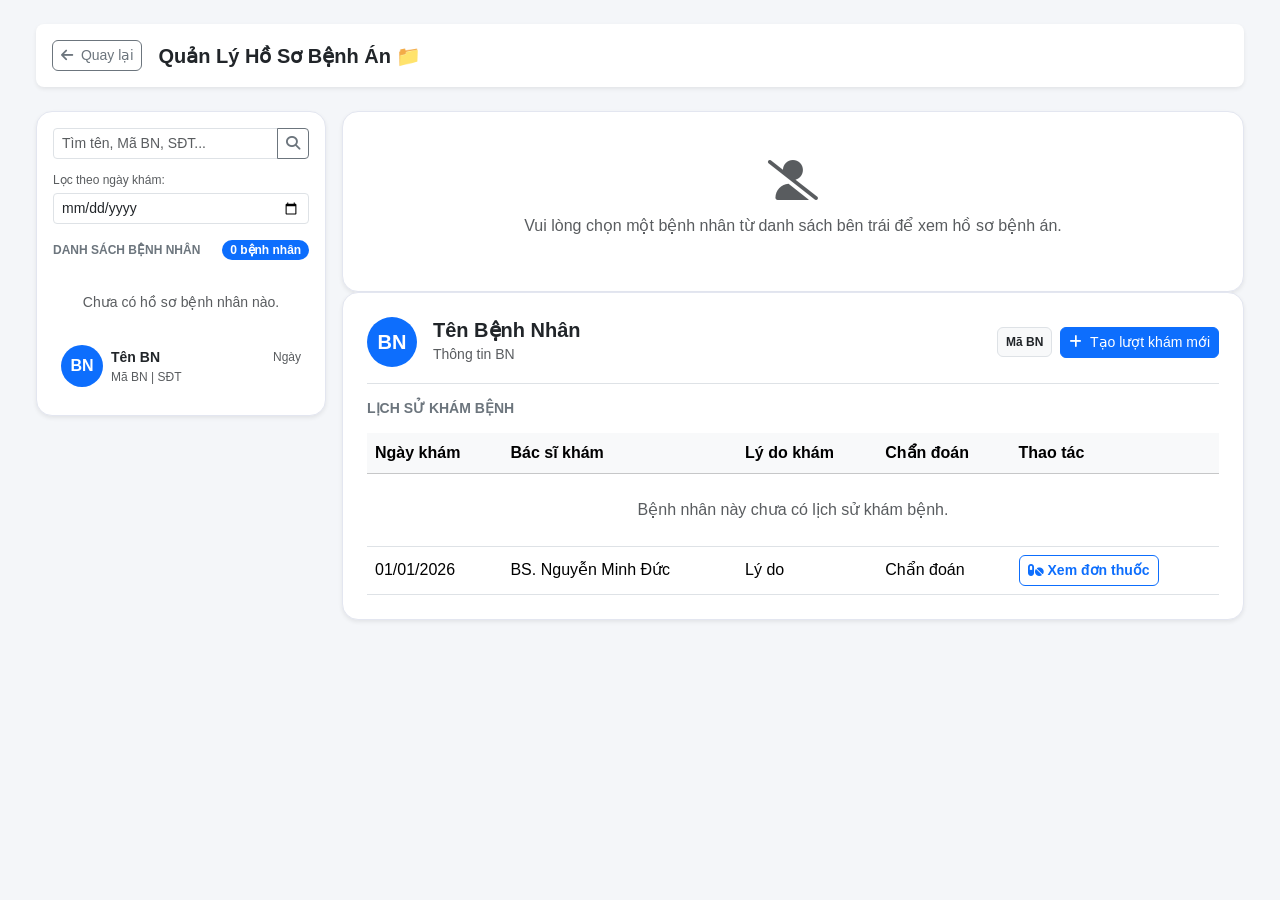
<file: src/main/resources/templates/chi_tiet_ho_so.html>
<!DOCTYPE html>
<html xmlns:th="http://www.thymeleaf.org" lang="vi">
<head>
    <meta charset="UTF-8">
    <meta name="viewport" content="width=device-width, initial-scale=1.0">
    <title>Quản Lý Hồ Sơ Bệnh Án</title>
    <link href="https://cdn.jsdelivr.net/npm/bootstrap@5.3.2/dist/css/bootstrap.min.css" rel="stylesheet">
    <link rel="stylesheet" href="https://cdnjs.cloudflare.com/ajax/libs/font-awesome/6.4.2/css/all.min.css">
    <style>
        body { background-color: #f4f6f9; font-family: 'Segoe UI', Tahoma, Geneva, Verdana, sans-serif; }
        .custom-card { background: #fff; border-radius: 16px; border: 1px solid #e3e6f0; }
        .patient-item { cursor: pointer; border-radius: 12px; transition: all 0.2s; }
        .patient-item:hover, .patient-item.active { background-color: #eef2ff; }
        .avatar-circle { width: 42px; height: 42px; border-radius: 50%; display: flex; align-items: center; justify-content: center; font-weight: bold; color: #fff; }
        .fs-7 { font-size: 0.875rem; }
        .fs-8 { font-size: 0.75rem; }
    </style>
</head>
<body class="p-4">

    <div class="container-fluid">
        <!-- HEADER -->
        <div class="d-flex justify-content-between align-items-center mb-4 bg-white p-3 rounded-3 shadow-sm">
            <div class="d-flex align-items-center gap-3">
                <a th:href="@{/bac_si}" class="btn btn-outline-secondary btn-sm rounded-2">
                    <i class="fa-solid fa-arrow-left me-1"></i> Quay lại
                </a>
                <h5 class="fw-bold text-dark mb-0">Quản Lý Hồ Sơ Bệnh Án 📁</h5>
            </div>
        </div>

        <div class="row g-3">
            <!-- CỘT TRÁI: DANH SÁCH BỆNH NHÂN -->
            <div class="col-md-4 col-lg-3">
                <div class="custom-card p-3 shadow-sm">
                    <form th:action="@{/bac_si/ho_so_benh_an}" method="get" class="mb-3" id="searchForm">
                        <div class="input-group input-group-sm mb-2">
                            <input type="text" id="keywordInput" name="keyword" class="form-control shadow-none" placeholder="Tìm tên, Mã BN, SĐT..." th:value="${keyword}">
                            <button class="btn btn-outline-secondary" type="submit"><i class="fa-solid fa-magnifying-glass"></i></button>
                        </div>
                        <label class="form-label fs-8 text-muted mb-1">Lọc theo ngày khám:</label>
                        <input type="date" id="dateInput" name="date" class="form-control form-control-sm shadow-none" th:value="${selectedDate}" onchange="this.form.submit()">
                    </form>

                    <div class="d-flex justify-content-between align-items-center mb-2">
                        <small class="fw-bold text-secondary text-uppercase fs-8">DANH SÁCH BỆNH NHÂN</small>
                        <span class="badge bg-primary rounded-pill" th:text="${patients != null ? #lists.size(patients) + ' bệnh nhân' : '0 bệnh nhân'}">0 bệnh nhân</span>
                    </div>

                    <!-- DANH SÁCH BỆNH NHÂN TỪ DATABASE -->
                    <div class="patient-list overflow-auto" style="max-height: 500px;">
                        
                        <div th:if="${patients == null or #lists.isEmpty(patients)}" class="text-center text-muted py-4 fs-7">
                            Chưa có hồ sơ bệnh nhân nào.
                        </div>

                        <div th:each="patient : ${patients}" 
                             th:classappend="${selectedPatientId == patient.id} ? 'active' : ''" 
                             class="patient-item p-2 d-flex align-items-center gap-2 mb-1"
                             th:onclick="'selectPatient(' + ${patient.id} + ')'">
                            <div class="avatar-circle bg-primary" th:text="${patient.initials != null ? patient.initials : 'BN'}">BN</div>
                            <div class="flex-grow-1 overflow-hidden">
                                <div class="d-flex justify-content-between align-items-center">
                                    <span class="fw-bold text-dark text-truncate fs-7" th:text="${patient.fullName}">Tên BN</span>
                                    <small class="text-muted fs-8" th:text="${patient.lastVisitDate}">Ngày</small>
                                </div>
                                <small class="text-muted d-block fs-8" th:text="${(patient.code != null ? patient.code : 'BN') + ' | ' + (patient.phone != null ? patient.phone : '-')}">Mã BN | SĐT</small>
                            </div>
                        </div>

                    </div>
                </div>
            </div>

            <!-- CỘT PHẢI: CHI TIẾT HỒ SƠ BỆNH ÁN -->
            <div class="col-md-8 col-lg-9">
                
                <div th:if="${selectedPatient == null}" class="custom-card p-5 text-center shadow-sm">
                    <i class="fa-solid fa-user-slash text-muted fs-1 mb-3"></i>
                    <h6 class="text-muted">Vui lòng chọn một bệnh nhân từ danh sách bên trái để xem hồ sơ bệnh án.</h6>
                </div>

                <div th:if="${selectedPatient != null}" class="custom-card p-4 shadow-sm">
                    <div class="d-flex justify-content-between align-items-center mb-3 pb-3 border-bottom">
                        <div class="d-flex align-items-center gap-3">
                            <div class="avatar-circle bg-primary fs-5" style="width: 50px; height: 50px;" th:text="${selectedPatient.initials != null ? selectedPatient.initials : 'BN'}">BN</div>
                            <div>
                                <h5 class="fw-bold mb-0 text-dark" th:text="${selectedPatient.fullName}">Tên Bệnh Nhân</h5>
<small class="text-muted" th:text="${(selectedPatient.gender != null ? selectedPatient.gender : 'Nam/Nữ') + (selectedPatient.age != null && selectedPatient.age != '' ? ' - ' + selectedPatient.age + ' tuổi' : '') + ' | SĐT: ' + (selectedPatient.phone != null ? selectedPatient.phone : '-')}">Thông tin BN</small>
                            </div>
                        </div>
                        <div class="d-flex align-items-center gap-2">
                            <span class="badge bg-light text-dark border p-2" th:text="'Mã BN: ' + ${selectedPatient.code}">Mã BN</span>
                            <button class="btn btn-primary btn-sm rounded-2" th:onclick="'createMedicalRecord(' + ${selectedPatient.id} + ')'"><i class="fa-solid fa-plus me-1"></i> Tạo lượt khám mới</button>
                        </div>
                    </div>

                    <!-- BẢNG LỊCH SỬ KHÁM -->
                    <h6 class="fw-bold text-secondary text-uppercase mb-3 fs-7">LỊCH SỬ KHÁM BỆNH</h6>
                    <div class="table-responsive">
                        <table class="table table-hover align-middle mb-0">
                            <thead class="table-light">
                                <tr>
                                    <th>Ngày khám</th>
                                    <th>Bác sĩ khám</th>
                                    <th>Lý do khám</th>
                                    <th>Chẩn đoán</th>
                                    <th>Thao tác</th>
                                </tr>
                            </thead>
                            <tbody>
                                <tr th:if="${medicalRecords == null or #lists.isEmpty(medicalRecords)}">
                                    <td colspan="5" class="text-center text-muted py-4">Bệnh nhân này chưa có lịch sử khám bệnh.</td>
                                </tr>
                                <tr th:each="record : ${medicalRecords}">
                                    <td th:text="${record.visitDate}">01/01/2026</td>
                                    <td th:text="${record.doctorName}">BS. Nguyễn Minh Đức</td>
                                    <td th:text="${record.reason}">Lý do</td>
                                    <td th:text="${record.diagnosis}">Chẩn đoán</td>
                                    <td>
                                        <button class="btn btn-sm btn-outline-primary rounded-2 fw-bold" 
                                                th:onclick="'viewPrescription(' + ${record.id} + ')'">
                                            <i class="fa-solid fa-pills me-1"></i>Xem đơn thuốc
                                        </button>
                                    </td>
                                </tr>
                            </tbody>
                        </table>
                    </div>
                </div>

            </div>
        </div>
    </div>

    <!-- MODAL XEM CHI TIẾT ĐƠN THUỐC -->
    <div class="modal fade" id="prescriptionModal" tabindex="-1" aria-hidden="true">
        <div class="modal-dialog modal-dialog-centered">
            <div class="modal-content border-0 shadow">
                <div class="modal-header bg-success text-white">
                    <h5 class="modal-title fw-bold" id="prescriptionModalTitle"><i class="fa-solid fa-prescription-bottle-medical me-2"></i>Đơn Thuốc Bệnh Nhân</h5>
                    <button type="button" class="btn-close btn-close-white" data-bs-dismiss="modal" aria-label="Close"></button>
                </div>
                <div class="modal-body p-4">
                    <div class="p-3 bg-light rounded-3 mb-3 border">
                        <div class="mb-1"><b>Chẩn đoán:</b> <span id="modalDiagnosis" class="text-danger fw-bold">--</span></div>
                        <div><b>Ngày tái khám:</b> <span id="modalRevisitDate" class="text-dark">--</span></div>
                    </div>
                    <h6 class="fw-bold text-success mb-2"><i class="fa-solid fa-list-check me-1"></i>Chi tiết đơn thuốc:</h6>
                    <div id="modalPrescriptionContent" class="p-3 bg-white border rounded-3 text-dark fs-7" style="white-space: pre-line; min-height: 100px;">
                        Đang tải đơn thuốc...
                    </div>
                </div>
                <div class="modal-footer bg-light">
                    <button type="button" class="btn btn-secondary btn-sm rounded-2" data-bs-dismiss="modal">Đóng</button>
                </div>
            </div>
        </div>
    </div>

    <script src="https://cdn.jsdelivr.net/npm/bootstrap@5.3.2/dist/js/bootstrap.bundle.min.js"></script>
    <script>
        let prescriptionModal;
        document.addEventListener("DOMContentLoaded", function() {
            prescriptionModal = new bootstrap.Modal(document.getElementById('prescriptionModal'));
        });

        function selectPatient(patientId) {
            const keyword = document.getElementById('keywordInput').value.trim();
            const date = document.getElementById('dateInput').value;
            
            let url = '/bac_si/ho_so_benh_an?patientId=' + patientId;
            if (keyword) url += '&keyword=' + encodeURIComponent(keyword);
            if (date) url += '&date=' + encodeURIComponent(date);
            
            window.location.href = url;
        }

        function createMedicalRecord(patientId) {
            window.location.href = '/bac_si/ho_so_benh_an/create?patientId=' + patientId;
        }

        function viewPrescription(recordId) {
            document.getElementById('modalDiagnosis').innerText = 'Đang tải...';
            document.getElementById('modalRevisitDate').innerText = 'Đang tải...';
            document.getElementById('modalPrescriptionContent').innerText = 'Đang tải chi tiết đơn thuốc...';

            prescriptionModal.show();

            fetch('/api/ho-so-benh-an/' + recordId)
                .then(res => {
                    if (!res.ok) throw new Error("Không thể lấy dữ liệu đơn thuốc");
                    return res.json();
                })
                .then(data => {
                    document.getElementById('modalDiagnosis').innerText = data.chanDoan || data.diagnosis || 'Chưa cập nhật';
                    document.getElementById('modalRevisitDate').innerText = data.ngayTaiKham || data.revisitDate || 'Không hẹn tái khám';
                    document.getElementById('modalPrescriptionContent').innerText = data.donThuoc || data.prescription || 'Chưa có chi tiết đơn thuốc.';
                })
                .catch(err => {
                    console.error("Lỗi:", err);
                    document.getElementById('modalDiagnosis').innerText = 'Lỗi dữ liệu';
                    document.getElementById('modalRevisitDate').innerText = 'Lỗi dữ liệu';
                    document.getElementById('modalPrescriptionContent').innerHTML = '<span class="text-danger"><i class="fa-solid fa-triangle-exclamation me-1"></i> Không thể tải thông tin đơn thuốc từ hệ thống.</span>';
                });
        }
    </script>
</body>
</html>
</file>
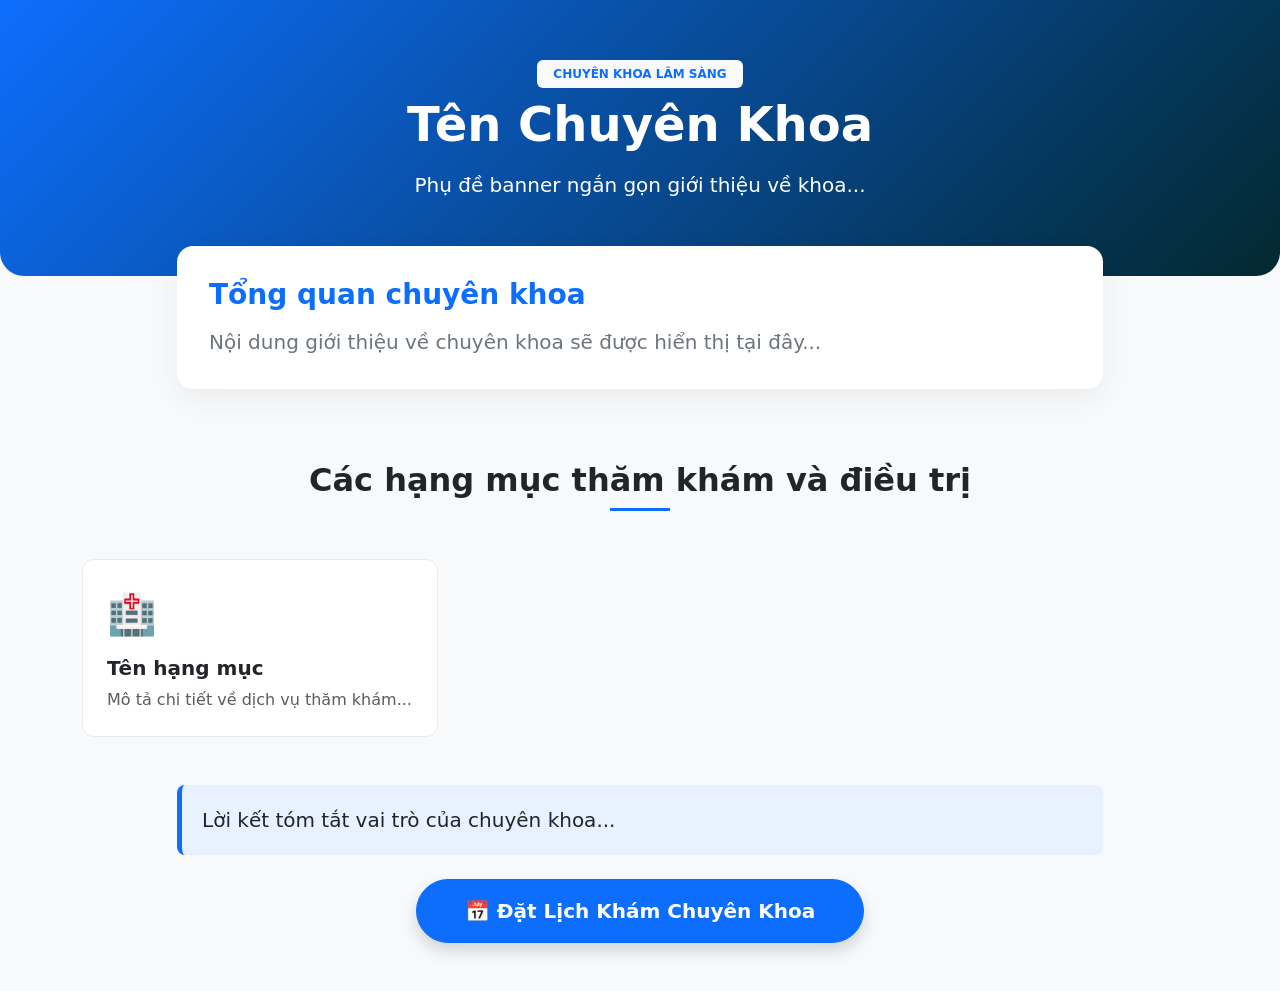
<file: src/main/resources/templates/chuyen_khoa.html>
<!DOCTYPE html>
<html xmlns:th="http://www.thymeleaf.org" lang="vi">
<head>
    <meta charset="UTF-8">
    <meta name="viewport" content="width=device-width, initial-scale=1.0">
    <title th:text="${chuyenKhoa.ten_chuyen_khoa}">Chuyên Khoa - Phòng Khám Đa Khoa An Tâm</title>
    <!-- Bootstrap 5 CSS -->
    <link href="https://cdn.jsdelivr.net/npm/bootstrap@5.3.0/dist/css/bootstrap.min.css" rel="stylesheet">
    <style>
        :root {
            --primary-color: #0d6efd;
            --secondary-color: #0a58ca;
            --light-bg: #f8f9fa;
        }

        .hero-banner {
            background: linear-gradient(135deg, #0d6efd 0%, #032830 100%);
            color: white;
            padding: 60px 0;
            border-radius: 0 0 24px 24px;
        }

        .section-card {
            background: #ffffff;
            border-radius: 16px;
            box-shadow: 0 10px 30px rgba(0,0,0,0.05);
            padding: 32px;
            margin-top: -30px;
            position: relative;
            z-index: 10;
        }

        .category-card {
            border: 1px solid #e9ecef;
            border-radius: 12px;
            padding: 24px;
            height: 100%;
            transition: all 0.3s ease;
            background: #fff;
        }

        .category-card:hover {
            transform: translateY(-5px);
            box-shadow: 0 8px 20px rgba(13, 110, 253, 0.12);
            border-color: #80bdff;
        }

        .category-icon {
            font-size: 2.5rem;
            margin-bottom: 12px;
            display: inline-block;
        }

        .footer-summary {
            background-color: #e7f1ff;
            border-left: 5px solid var(--primary-color);
            border-radius: 8px;
            padding: 20px;
        }
    </style>
</head>
<body class="bg-light">

    <!-- HERO BANNER -->
    <header class="hero-banner text-center text-md-start">
        <div class="container">
            <div class="row align-items-center">
                <div class="col-lg-8 mx-auto text-center">
                    <span class="badge bg-light text-primary mb-2 px-3 py-2 fw-bold">CHUYÊN KHOA LÂM SÀNG</span>
                    <h1 class="fw-bold display-5 mb-3" th:text="${chuyenKhoa.ten_chuyen_khoa}">Tên Chuyên Khoa</h1>
                    <p class="lead opacity-90" th:text="${chuyenKhoa.phu_de_banner}">Phụ đề banner ngắn gọn giới thiệu về khoa...</p>
                </div>
            </div>
        </div>
    </header>

    <!-- CHI TIẾT NỘI DUNG -->
    <main class="container mb-5">
        
        <!-- ĐOẠN GIỚI THIỆU -->
        <div class="row">
            <div class="col-lg-10 mx-auto">
                <div class="section-card mb-5">
                    <h3 class="fw-bold text-primary mb-3">Tổng quan chuyên khoa</h3>
                    <div class="fs-5 text-secondary leading-relaxed" th:utext="${chuyenKhoa.doan_gioi_thieu}">
                        Nội dung giới thiệu về chuyên khoa sẽ được hiển thị tại đây...
                    </div>
                </div>
            </div>
        </div>

        <!-- CÁC HẠNG MỤC DỊCH VỤ -->
        <div class="row my-4">
            <div class="col-12 text-center mb-4">
                <h2 class="fw-bold text-dark" th:text="${chuyenKhoa.tieu_de_hang_muc}">Các hạng mục thăm khám và điều trị</h2>
                <div class="mx-auto bg-primary" style="height: 3px; width: 60px;"></div>
            </div>

            <!-- VÒNG LẶP HẠNG MỤC DỊCH VỤ -->
            <div class="col-md-6 col-lg-4 g-4" th:each="hm : ${chuyenKhoa.danh_sach_hang_muc}">
                <div class="category-card">
                    <div class="category-icon" th:text="${hm.biet_tuyen}">🏥</div>
                    <h5 class="fw-bold text-dark mb-2" th:text="${hm.ten_hang_muc}">Tên hạng mục</h5>
                    <p class="text-muted mb-0" th:text="${hm.mo_ta}">Mô tả chi tiết về dịch vụ thăm khám...</p>
                </div>
            </div>
        </div>

        <!-- LỜI KẾT / ĐẶT LỊCH -->
        <div class="row mt-5">
            <div class="col-lg-10 mx-auto">
                <div class="footer-summary mb-4">
                    <p class="fs-5 mb-0 text-dark" th:utext="${chuyenKhoa.loi_ket}">Lời kết tóm tắt vai trò của chuyên khoa...</p>
                </div>
                
                <div class="text-center mt-4">
                    <a href="/dat-lich" class="btn btn-primary btn-lg px-5 py-3 rounded-pill fw-bold shadow">
                        📅 Đặt Lịch Khám Chuyên Khoa
                    </a>
                </div>
            </div>
        </div>

    </main>

    <!-- Bootstrap 5 JS Bundle -->
    <script src="https://cdn.jsdelivr.net/npm/bootstrap@5.3.0/dist/js/bootstrap.bundle.min.js"></script>
</body>
</html>
</file>
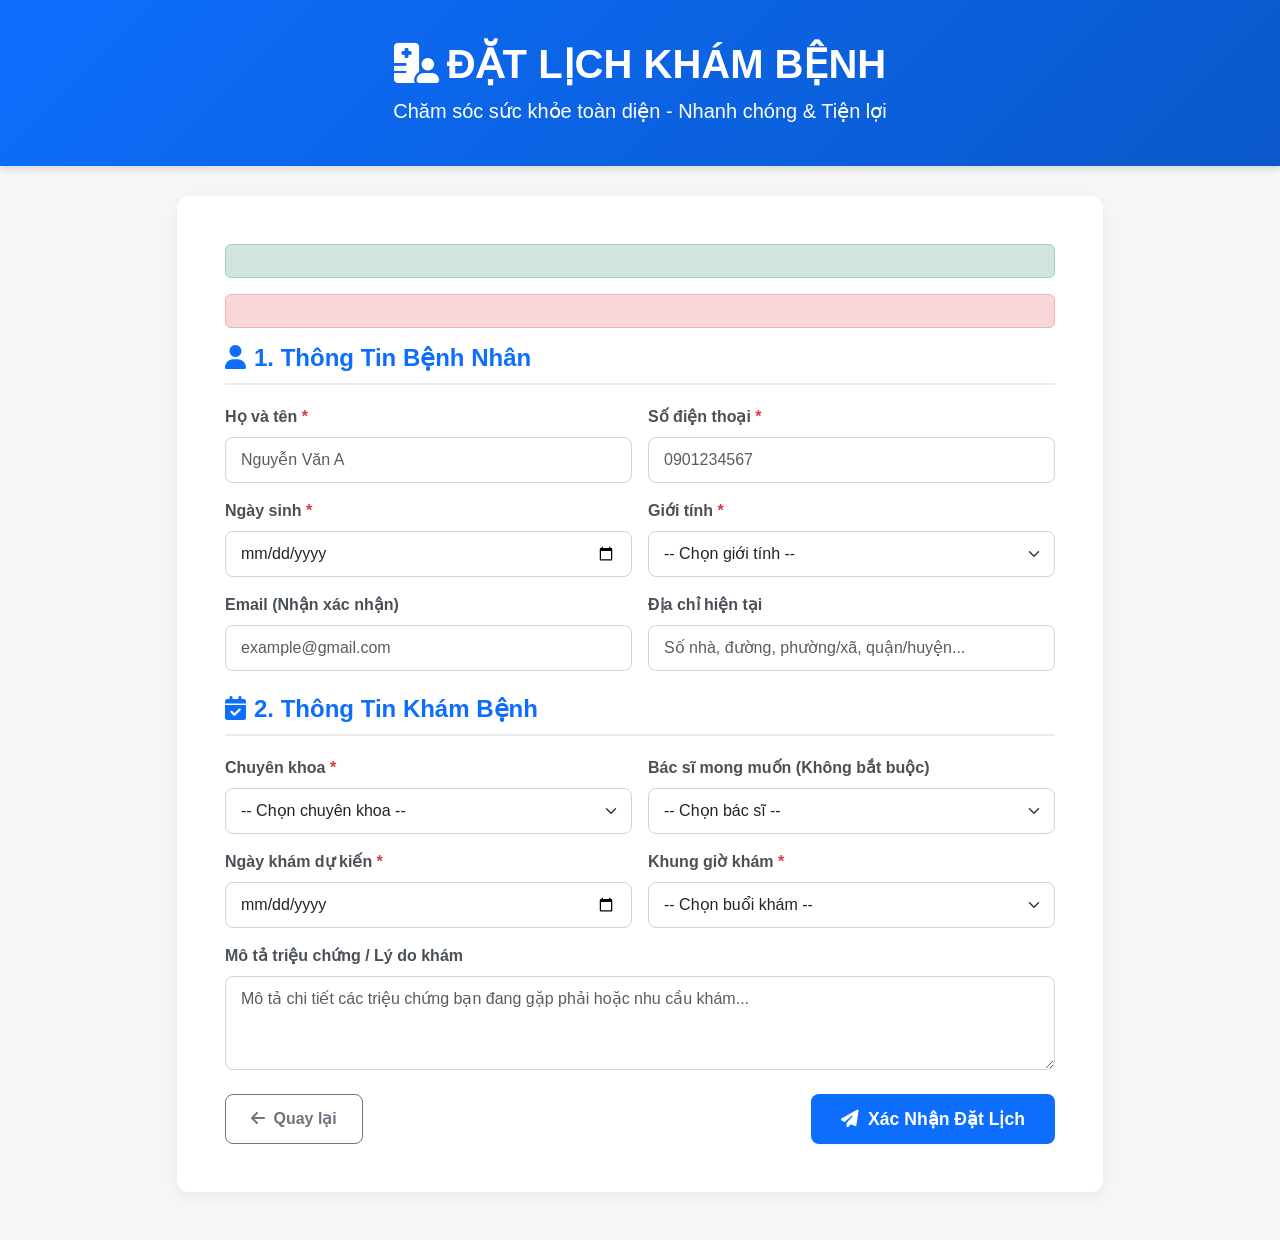
<file: src/main/resources/templates/dat_lich_kham_benh.html>
<!DOCTYPE html>
<html xmlns:th="http://www.thymeleaf.org">
<head>
    <meta charset="UTF-8">
    <meta name="viewport" content="width=device-width, initial-scale=1.0">
    <title>Đặt Lịch Khám Bệnh - Bệnh viện Đa khoa Tâm Anh</title>
    <!-- Bootstrap 5 CSS -->
    <link href="https://cdn.jsdelivr.net/npm/bootstrap@5.3.0/dist/css/bootstrap.min.css" rel="stylesheet">
    <!-- FontAwesome icons -->
    <link rel="stylesheet" href="https://cdnjs.cloudflare.com/ajax/libs/font-awesome/6.4.0/css/all.min.css">
    
    <style>
        body {
            background-color: #f4f7f6;
            font-family: 'Segoe UI', Tahoma, Geneva, Verdana, sans-serif;
            color: #333;
        }
        .header-bg {
            background: linear-gradient(135deg, #0d6efd 0%, #0a58ca 100%);
            color: white;
            padding: 40px 0;
            margin-bottom: 30px;
            box-shadow: 0 4px 6px rgba(0,0,0,0.1);
        }
        .card-custom {
            border: none;
            border-radius: 12px;
            box-shadow: 0 5px 15px rgba(0,0,0,0.05);
            background: white;
        }
        .form-label {
            font-weight: 600;
            color: #495057;
            margin-bottom: 8px;
        }
        .form-control, .form-select {
            border-radius: 8px;
            padding: 10px 15px;
            border: 1px solid #ced4da;
        }
        .form-control:focus, .form-select:focus {
            border-color: #0d6efd;
            box-shadow: 0 0 0 0.25rem rgba(13, 110, 253, 0.15);
        }
        .section-title {
            color: #0d6efd;
            border-bottom: 2px solid #e9ecef;
            padding-bottom: 10px;
            margin-bottom: 20px;
            font-weight: 700;
        }
        .btn-submit {
            background-color: #0d6efd;
            border: none;
            border-radius: 8px;
            padding: 12px 30px;
            font-weight: 600;
            font-size: 1.1rem;
            transition: all 0.3s ease;
        }
        .btn-submit:hover {
            background-color: #0b5ed7;
            transform: translateY(-2px);
            box-shadow: 0 4px 8px rgba(13, 110, 253, 0.3);
        }
        .btn-back {
            border-radius: 8px;
            padding: 12px 25px;
            font-weight: 600;
        }
    </style>
</head>
<body>

    <!-- Header -->
    <div class="header-bg text-center">
        <div class="container">
            <h1 class="fw-bold"><i class="fa-solid fa-hospital-user me-2"></i>ĐẶT LỊCH KHÁM BỆNH</h1>
            <p class="lead mb-0">Chăm sóc sức khỏe toàn diện - Nhanh chóng & Tiện lợi</p>
        </div>
    </div>

    <!-- Main Content Form -->
    <div class="container mb-5">
        <div class="row justify-content-center">
            <div class="col-lg-10">
                <div class="card card-custom p-4 p-md-5">
                    
                    <!-- Hiển thị thông báo thành công / lỗi nếu có (Flash attributes) -->
                    <div th:if="${thongBaoThanhCong != null}" class="alert alert-success" th:text="${thongBaoThanhCong}"></div>
                    <div th:if="${errorText != null}" class="alert alert-danger" th:text="${errorText}"></div>

                    <form th:action="@{/dat-lich-kham}" method="POST" id="appointmentForm">
                        
                        <!-- SECTION 1: THÔNG TIN BỆNH NHÂN -->
                        <h4 class="section-title"><i class="fa-solid fa-user me-2"></i>1. Thông Tin Bệnh Nhân</h4>
                        <div class="row g-3 mb-4">
                            <div class="col-md-6">
                                <label for="fullName" class="form-label">Họ và tên <span class="text-danger">*</span></label>
                                <input type="text" class="form-control" id="fullName" name="fullName" placeholder="Nguyễn Văn A" required>
                            </div>
                            <div class="col-md-6">
                                <label for="phone" class="form-label">Số điện thoại <span class="text-danger">*</span></label>
                                <input type="tel" class="form-control" id="phone" name="phone" placeholder="0901234567" pattern="[0-9]{10}" required>
                            </div>
                            <div class="col-md-6">
                                <label for="dob" class="form-label">Ngày sinh <span class="text-danger">*</span></label>
                                <input type="date" class="form-control" id="dob" name="dob" required>
                            </div>
                            <div class="col-md-6">
                                <label for="gender" class="form-label">Giới tính <span class="text-danger">*</span></label>
                                <select class="form-select" id="gender" name="gender" required>
                                    <option value="" selected disabled>-- Chọn giới tính --</option>
                                    <option value="Nam">Nam</option>
                                    <option value="Nữ">Nữ</option>
                                    <option value="Khác">Khác</option>
                                </select>
                            </div>
                            <div class="col-md-6">
                                <label for="email" class="form-label">Email (Nhận xác nhận)</label>
                                <input type="email" class="form-control" id="email" name="email" placeholder="example@gmail.com">
                            </div>
                            <div class="col-md-6">
                                <label for="address" class="form-label">Địa chỉ hiện tại</label>
                                <input type="text" class="form-control" id="address" name="address" placeholder="Số nhà, đường, phường/xã, quận/huyện...">
                            </div>
                        </div>

                        <!-- SECTION 2: THÔNG TIN ĐẶT KHÁM -->
                        <h4 class="section-title mt-4"><i class="fa-solid fa-calendar-check me-2"></i>2. Thông Tin Khám Bệnh</h4>
                        <div class="row g-3 mb-4">
                            
                            <!-- ĐÃ SỬA: Đổ Chuyên khoa từ DB bằng Thymeleaf -->
                            <div class="col-md-6">
                                <label for="departmentSelect" class="form-label">Chuyên khoa <span class="text-danger">*</span></label>
                                <select class="form-select" id="departmentSelect" name="departmentId" required>
                                    <option value="" selected disabled>-- Chọn chuyên khoa --</option>
                                    <th:block th:each="khoa : ${dsChuyenKhoa}">
                                        <option th:value="${khoa.id}" th:text="${khoa.tenChuyenKhoa}"></option>
                                    </th:block>
                                </select>
                            </div>

                            <!-- ĐÃ SỬA: Bác sĩ được đổ tự động qua AJAX dựa trên Chuyên khoa -->
                            <div class="col-md-6">
                                <label for="doctorSelect" class="form-label">Bác sĩ mong muốn (Không bắt buộc)</label>
                                <select class="form-select" id="doctorSelect" name="doctorId">
                                    <option value="" selected>-- Chọn bác sĩ --</option>
                                </select>
                            </div>

                            <div class="col-md-6">
                                <label for="appointmentDate" class="form-label">Ngày khám dự kiến <span class="text-danger">*</span></label>
                                <input type="date" class="form-control" id="appointmentDate" name="appointmentDate" required>
                            </div>
                            <div class="col-md-6">
                                <label for="appointmentTime" class="form-label">Khung giờ khám <span class="text-danger">*</span></label>
                                <select class="form-select" id="appointmentTime" name="appointmentTime" required>
                                    <option value="" selected disabled>-- Chọn buổi khám --</option>
                                    <option value="Sang">Buổi Sáng (07:30 - 11:30)</option>
                                    <option value="Chieu">Buổi Chiều (13:30 - 16:30)</option>
                                </select>
                            </div>
                            <div class="col-12">
                                <label for="symptoms" class="form-label">Mô tả triệu chứng / Lý do khám</label>
                                <textarea class="form-control" id="symptoms" name="symptoms" rows="3" placeholder="Mô tả chi tiết các triệu chứng bạn đang gặp phải hoặc nhu cầu khám..."></textarea>
                            </div>
                        </div>

                        <!-- Buttons -->
                        <div class="d-flex justify-content-between align-items-center mt-4">
                            <a href="/" class="btn btn-outline-secondary btn-back">
                                <i class="fa-solid fa-arrow-left me-1"></i> Quay lại
                            </a>
                            <button type="submit" class="btn btn-primary btn-submit">
                                <i class="fa-solid fa-paper-plane me-1"></i> Xác Nhận Đặt Lịch
                            </button>
                        </div>

                    </form>
                </div>
            </div>
        </div>
    </div>

    <!-- Bootstrap 5 JS Bundle -->
    <script src="https://cdn.jsdelivr.net/npm/bootstrap@5.3.0/dist/js/bootstrap.bundle.min.js"></script>

    <!-- ĐÃ SỬA: SCRIPT XỬ LÝ LẤY DỮ LIỆU BÁC SĨ ĐỘNG TỪ DB -->
    <script>
        document.addEventListener('DOMContentLoaded', function () {
            // Giới hạn ngày đặt lịch (không chọn ngày quá khứ)
            const dateInput = document.getElementById('appointmentDate');
            if (dateInput) {
                const today = new Date().toISOString().split('T')[0];
                dateInput.setAttribute('min', today);
            }

            const departmentSelect = document.getElementById('departmentSelect');
            const doctorSelect = document.getElementById('doctorSelect');

            // Lắng nghe sự kiện đổi Chuyên khoa
            departmentSelect.addEventListener('change', function () {
                const selectedKhoaId = this.value;

                // Reset danh sách bác sĩ
                doctorSelect.innerHTML = '<option value="" selected>-- Chọn bác sĩ (Không bắt buộc) --</option>';

                if (!selectedKhoaId) return;

                // Gọi API backend lấy danh sách Bác sĩ thuộc Chuyên khoa vừa chọn
fetch(`/api/bac_si/by-khoa?khoaId=${selectedKhoaId}`)
                    .then(response => {
                        if (!response.ok) {
                            throw new Error('Lỗi truy xuất dữ liệu!');
                        }
                        return response.json();
                    })
                    .then(data => {
                        data.forEach(bs => {
                            const option = document.createElement('option');
                            option.value = bs.id; // Giá trị gửi về backend khi submit form
                            option.textContent = (bs.hocVi ? bs.hocVi + ' ' : '') + bs.hoTen;
                            doctorSelect.appendChild(option);
                        });
                    })
                    .catch(error => {
                        console.error('Lỗi khi tải danh sách bác sĩ:', error);
                    });
            });
        });
    </script>
    <!-- Modal thông báo đặt lịch thành công -->
    <div class="modal fade" id="bookingSuccessModal" tabindex="-1" aria-labelledby="bookingSuccessModalLabel" aria-hidden="true">
        <div class="modal-dialog modal-dialog-centered">
            <div class="modal-content border-0 shadow-lg rounded-4">
                <div class="modal-header border-0 pb-0">
                    <h5 class="modal-title text-success" id="bookingSuccessModalLabel"><i class="fa-solid fa-circle-check me-2"></i>Chúc mừng!</h5>
                    <button type="button" class="btn-close" data-bs-dismiss="modal" aria-label="Close"></button>
                </div>
                <div class="modal-body py-4 text-center">
                    <p class="mb-3 fw-semibold" id="bookingSuccessMessage">Bạn đã đặt lịch thành công.</p>
                    <p class="text-muted">Thông tin lịch khám sẽ được lưu trong Hệ thống.</p>
                    <button type="button" class="btn btn-success rounded-pill px-4" data-bs-dismiss="modal">Đóng</button>
                </div>
            </div>
        </div>
    </div>

    <script>
        document.addEventListener('DOMContentLoaded', function () {
            const form = document.getElementById('appointmentForm');
            const submitBtn = form.querySelector('button[type="submit"]');
            const successModalEl = document.getElementById('bookingSuccessModal');
            const successMessageEl = document.getElementById('bookingSuccessMessage');
            const successModal = new bootstrap.Modal(successModalEl);

            form.addEventListener('submit', function (e) {
                e.preventDefault();
                submitBtn.disabled = true;
                submitBtn.innerHTML = '<span class="spinner-border spinner-border-sm me-1" role="status" aria-hidden="true"></span>Đang gửi...';

                const data = new URLSearchParams(new FormData(form));

                fetch('/api/dat-lich', {
                    method: 'POST',
                    headers: { 'Accept': 'application/json' },
                    body: data
                })
.then(async res => {
                    const json = await res.json().catch(() => ({ success: false, message: 'Lỗi phản hồi từ server' }));
                    if (res.ok && json.success) {
                        // CHỈ hiện modal thành công khi server thực sự lưu được lịch
                        successMessageEl.textContent = json.message || 'Chúc mừng bạn đã đặt lịch thành công!';
                        successModal.show();
                        form.reset();
                    } else {
                        // THẤT BẠI: hiện thông báo lỗi rõ ràng, không ghi nhận là thành công
                        alert('ĐẶT LỊCH THẤT BẠI!\n\n' + (json.message || 'Không thể đặt lịch, vui lòng thử lại.'));
                    }
                })
                .catch(err => {
                    console.error(err);
                    alert('LỖI KẾT NỐI SERVER!\n\nKhông thể đặt lịch, vui lòng thử lại.');
                })
                .finally(() => {
                    submitBtn.disabled = false;
                    submitBtn.innerHTML = '<i class="fa-solid fa-paper-plane me-1"></i> Xác Nhận Đặt Lịch';
                });
            });
        });
    </script>

</body>
</html>
</file>
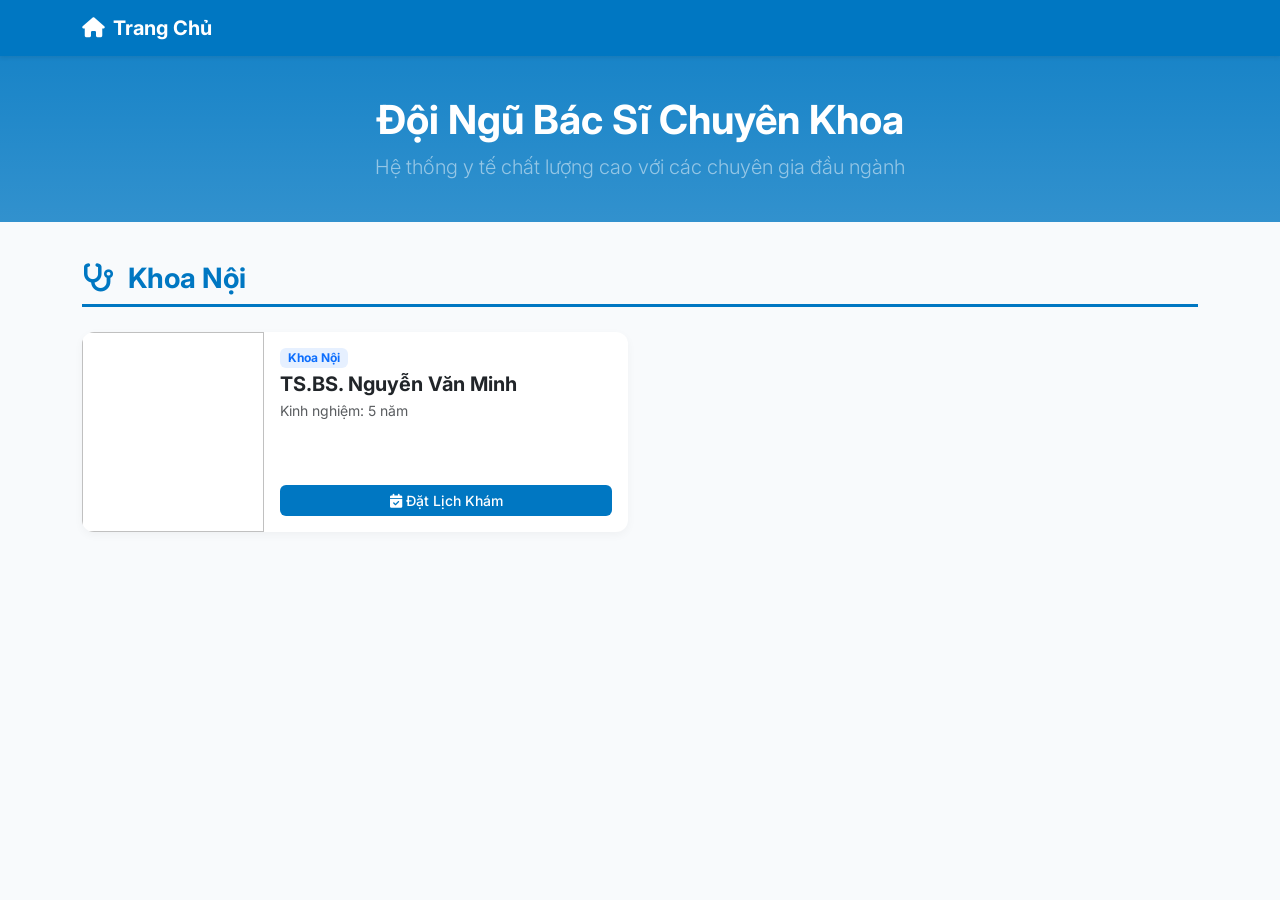
<file: src/main/resources/templates/doi_ngu_bac_si.html>
<!DOCTYPE html>
<html lang="vi" xmlns:th="http://www.thymeleaf.org">
<head>
    <meta charset="UTF-8">
    <meta name="viewport" content="width=device-width, initial-scale=1.0">
    <title>Đội Ngũ Bác Sĩ Chuyên Khoa</title>
    
    <!-- Bootstrap 5 CSS -->
    <link href="https://cdn.jsdelivr.net/npm/bootstrap@5.3.2/dist/css/bootstrap.min.css" rel="stylesheet">
    <!-- Font Awesome Icons -->
    <link href="https://cdnjs.cloudflare.com/ajax/libs/font-awesome/6.4.2/css/all.min.css" rel="stylesheet">
    <!-- Google Fonts -->
    <link href="https://fonts.googleapis.com/css2?family=Inter:wght@300;400;500;600;700&display=swap" rel="stylesheet">
    
    <style>
        body {
            font-family: 'Inter', sans-serif;
            background-color: #f8fafc;
        }
        .navbar-custom {
            background-color: #0077c2;
        }
        .header-section {
            background: linear-gradient(rgba(0, 119, 194, 0.9), rgba(0, 119, 194, 0.8));
            color: white;
            padding: 40px 0;
            text-align: center;
        }
        .doctor-card {
            border: none;
            border-radius: 12px;
            transition: transform 0.2s ease, box-shadow 0.2s ease;
            box-shadow: 0 3px 10px rgba(0,0,0,0.04);
            background: #ffffff;
            overflow: hidden;
        }
        .doctor-card:hover {
            transform: translateY(-3px);
            box-shadow: 0 6px 15px rgba(0,119,194,0.12);
        }
        .doctor-img-container {
            height: 100%;
            min-height: 200px;
        }
        .doctor-img {
            width: 100%;
            height: 100%;
            object-fit: cover;
        }
        .department-title {
            color: #0077c2;
            border-bottom: 3px solid #0077c2;
            padding-bottom: 8px;
            margin-top: 40px;
            margin-bottom: 25px;
            font-weight: 700;
        }
        .btn-booking {
            background-color: #0077c2;
            color: white;
            border-radius: 6px;
            font-size: 0.875rem;
            font-weight: 500;
        }
        .btn-booking:hover {
            background-color: #0284c7;
            color: white;
        }
    </style>
</head>
<body>

    <!-- Thanh điều hướng -->
    <nav class="navbar navbar-expand-lg navbar-dark navbar-custom shadow-sm">
        <div class="container d-flex align-items-center">
            <a class="navbar-brand fw-bold text-white text-decoration-none" href="/">
                <i class="fa-solid fa-house me-2"></i>Trang Chủ
            </a>
        </div>
    </nav>

    <!-- Tiêu đề đầu trang -->
    <div class="header-section mb-4">
        <div class="container">
            <h1 class="fw-bold mb-2">Đội Ngũ Bác Sĩ Chuyên Khoa</h1>
            <p class="lead text-white-50 mb-0">Hệ thống y tế chất lượng cao với các chuyên gia đầu ngành</p>
        </div>
    </div>

    <div class="container mb-5">

        <!-- VÒNG LẶP OUTSIDE: Lặp qua từng Chuyên Khoa trong Database -->
        <div th:each="khoa : ${danhSachChuyenKhoa}" class="mb-5">
            
            <!-- Tiêu Đề Của Từng Chuyên Khoa -->
            <h3 class="department-title">
                <i class="fa-solid fa-stethoscope me-2"></i>
                <span th:text="${khoa.tenChuyenKhoa}">Khoa Nội</span>
            </h3>
            
            <div class="row g-4">
                <!-- VÒNG LẶP INSIDE: Lặp qua danh sách Bác Sĩ của Chuyên Khoa này -->
                <div class="col-lg-6" th:each="bs : ${khoa.danhSachBacSi}">
                    <div class="card doctor-card h-100">
                        <div class="row g-0 h-100">
                            
                            <!-- ẢNH BÁC SĨ (Lấy động từ cột 'anh' trong Database) -->
                            <div class="col-4 doctor-img-container">
                                <img th:src="@{${bs.anh}}" 
                                     onerror="this.src='https://images.unsplash.com/photo-1537368910025-700350fe46c7?auto=format&fit=crop&q=80&w=400'" 
                                     class="doctor-img" 
                                     th:alt="${bs.hoTen}">
                            </div>
                            
                            <!-- THÔNG TIN BÁC SĨ -->
                            <div class="col-8">
                                <div class="card-body d-flex flex-column h-100 p-3">
                                    
                                    <!-- Badge Chuyên Khoa -->
                                    <span class="badge bg-primary bg-opacity-10 text-primary align-self-start mb-1"
                                          th:text="${khoa.tenChuyenKhoa}">
                                        Khoa Nội
                                    </span>

                                    <!-- Tên & Học vị Bác Sĩ -->
                                    <h5 class="card-title fw-bold text-dark mb-1" 
                                        th:text="${(bs.hocVi != null ? bs.hocVi + ' ' : '') + bs.hoTen}">
                                        TS.BS. Nguyễn Văn Minh
                                    </h5>

                                    <!-- Số năm kinh nghiệm / Học vị bổ sung (nếu có) -->
                                    <p class="text-muted small mb-2" th:if="${bs.soNamKinhNghiem != null}">
                                        Kinh nghiệm: <span th:text="${bs.soNamKinhNghiem}">5</span> năm
                                    </p>

                                    <!-- Nút Đặt Lịch Khám -->
                                    <div class="mt-auto">
                                        <a th:href="@{/dat_lich_kham_benh(doctor=${bs.hoTen})}" 
                                           class="btn btn-booking btn-sm w-100">
                                            <i class="fa-solid fa-calendar-check me-1"></i>Đặt Lịch Khám
                                        </a>
                                    </div>

                                </div>
                            </div>
                        </div>
                    </div>
                </div>
                <!-- KẾT THÚC LẶP BÁC SĨ -->
            </div>

        </div>
        <!-- KẾT THÚC LẶP CHUYÊN KHOA -->

    </div>

</body>
</html>
</file>
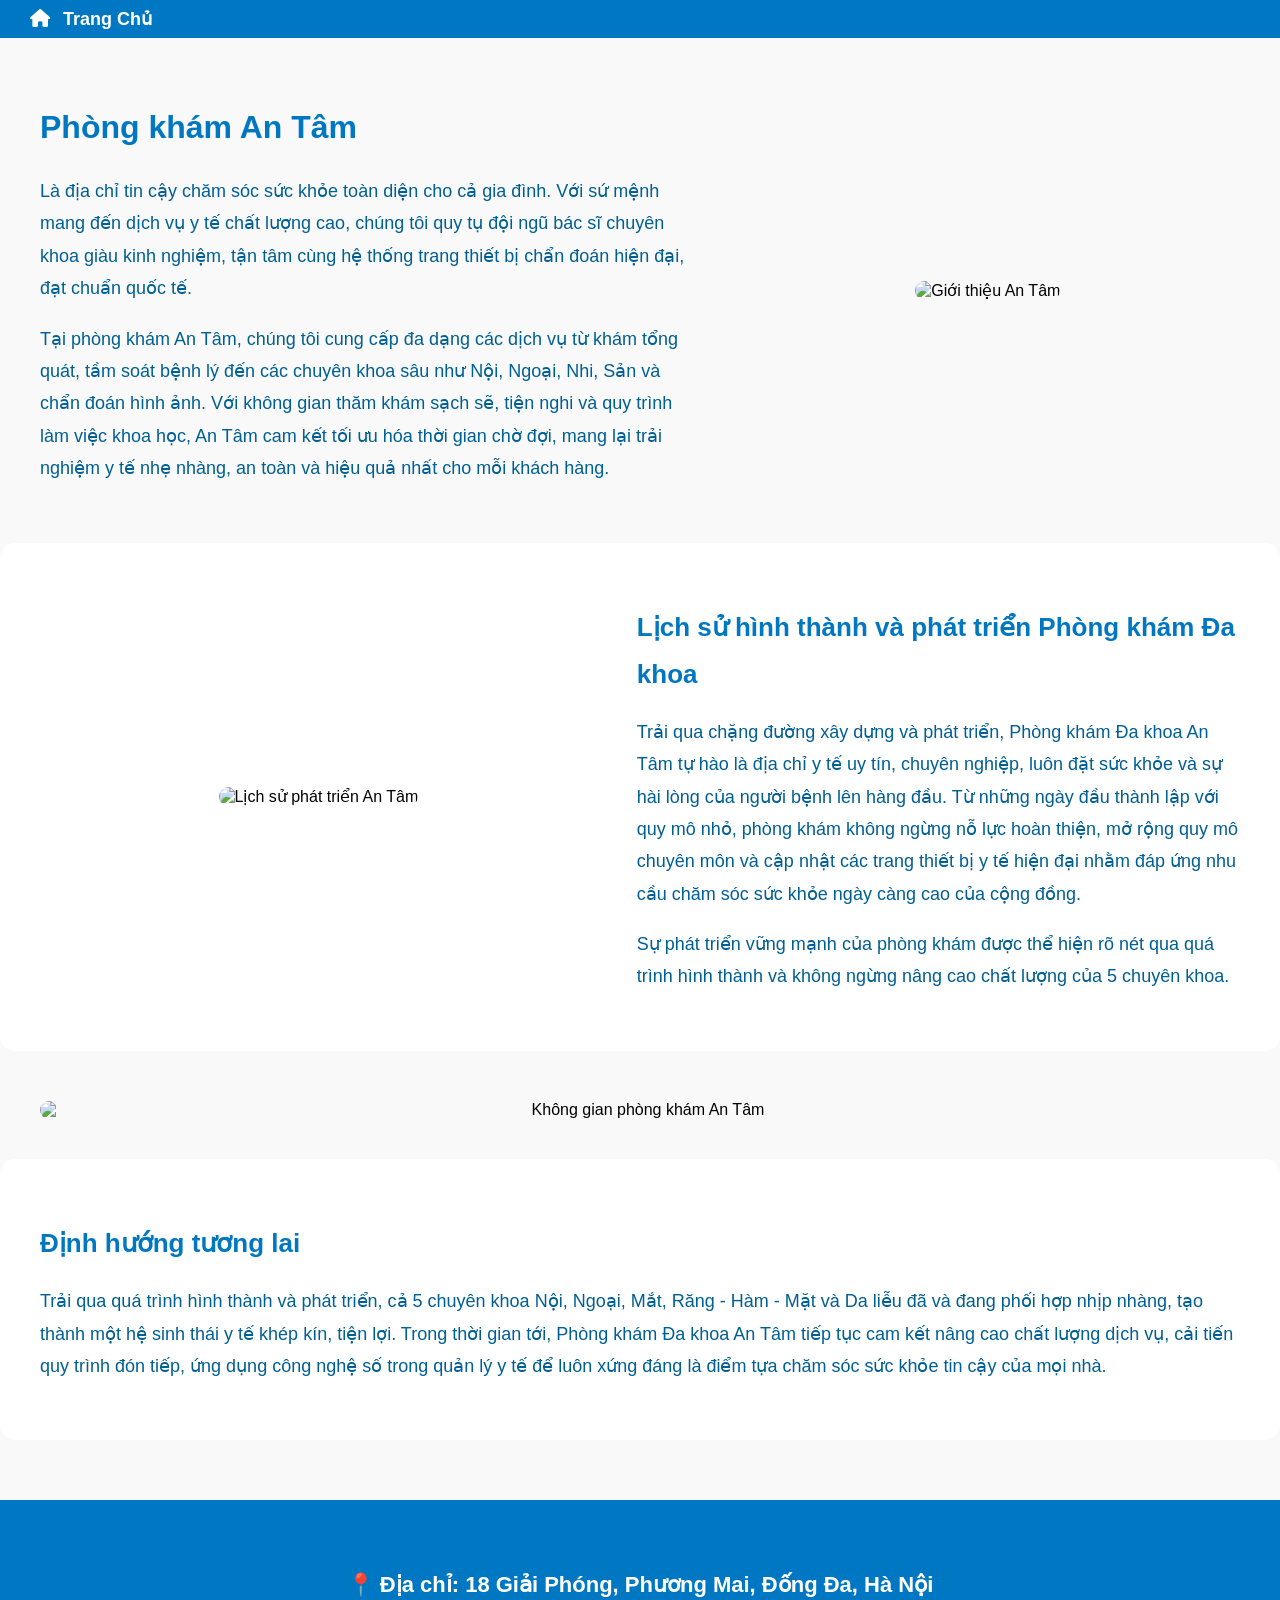
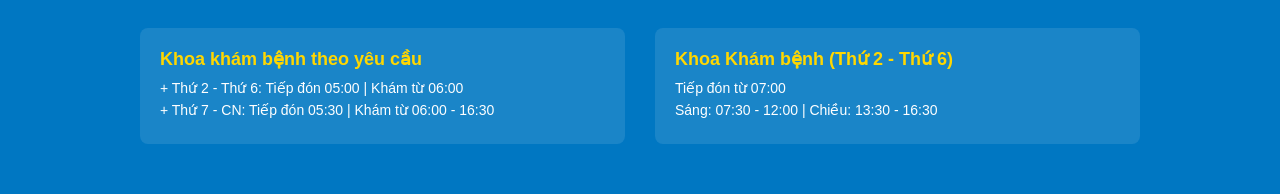
<file: src/main/resources/templates/gioi_thieu.html>
<!DOCTYPE html>
<html xmlns:th="http://www.thymeleaf.org">
<head>
    <meta charset="UTF-8">
    <title>Giới thiệu - Phòng khám An Tâm</title>
    <!-- Thêm thư viện FontAwesome để hiển thị icon ngôi nhà -->
    <link rel="stylesheet" href="https://cdnjs.cloudflare.com/ajax/libs/font-awesome/6.4.0/css/all.min.css">
    <link rel="stylesheet" th:href="@{/css/cot.css}">
    <style>
        body { 
            margin: 0; 
            padding: 0; 
            font-family: Arial, sans-serif; 
            background-color: #f9f9f9; 
        }
        
        /* Menu điều hướng nằm sát mép trên, chữ không gạch chân và đồng bộ màu */
        .navbar-custom { 
            background-color: #0077c2 !important; 
            padding: 8px 20px; 
        }
        .navbar-brand, .navbar-brand:hover, .navbar-brand:focus { 
            color: #ffffff !important; 
            font-size: 18px; 
            font-weight: bold; 
            text-decoration: none !important; 
        }
        .navbar-brand span {
            text-decoration: none !important;
        }

        /* Container chia 2 cột chung */
        .gioi-thieu-container {
            display: flex;
            max-width: 1200px;
            margin: 40px auto;
            padding: 0 20px;
            gap: 40px;
            align-items: center;
        }

        /* Khối nền trắng chứa toàn bộ nội dung lịch sử & định hướng */
        .gioi-thieu-block-trang {
            background-color: #ffffff; 
            padding: 40px; 
            border-radius: 15px; 
            border: none !important;
            max-width: 1200px;
            margin: 40px auto;
        }
        
        /* Hàng lịch sử: Ảnh cái cây bên trái, chữ Lịch sử hình thành bên phải */
        .row-lich-su {
            display: flex;
            gap: 40px;
            align-items: center;
        }

        /* Định dạng ảnh nhỏ (cho cây) */
        .image-content-large { 
            flex: 1.2; 
            text-align: center; 
        }
        .image-content-large img { 
            width: 100%; 
            max-width: 550px; 
            height: auto;
            border-radius: 12px; 
            border: none !important; 
        }

        /* Định dạng ảnh Full width (ảnh 4) */
        .image-full-width {
            text-align: center;
            margin: 50px auto 30px auto;
            max-width: 1200px;
            padding: 0 20px;
            border: none !important;
        }
        .image-full-width img {
            width: 100%;
            height: auto;
            display: block;
            border-radius: 15px;
            border: none !important;
            outline: none !important;
        }

        /* Định dạng chữ màu xanh, to rõ */
        .text-content-blue { 
            flex: 1.3; 
            color: #0077c2; 
            font-size: 18px; 
            line-height: 1.8; 
        }
        .text-content-blue h2 { 
            color: #0077c2; 
            margin-bottom: 15px; 
            font-size: 26px; 
        }
        .text-content-blue p { 
            margin-bottom: 18px; 
            color: #005f93; 
        }
        
        /* Style cho phần 1 đầu trang */
        .text-content-blue-1 { 
            flex: 1.3; 
            color: #0077c2; 
            font-size: 18px; 
            line-height: 1.8; 
        }
        .text-content-blue-1 h1 { 
            color: #0077c2; 
            margin-bottom: 15px; 
            font-size: 32px; 
        }
        .text-content-blue-1 p { 
            margin-bottom: 18px; 
            color: #005f93; 
        }
        .image-content-1 { 
            flex: 1; 
            text-align: center; 
        }
        .image-content-1 img { 
            width: 100%; 
            max-width: 550px; 
            border-radius: 12px; 
            border: none !important;
        }

        /* Phần liên hệ / Lịch làm việc nền xanh */
        .footer-xanh {
            background-color: #0077c2;
            color: white;
            padding: 50px 20px;
            margin-top: 60px; 
            text-align: center;
            border: none !important;
        }
        .footer-xanh h3 { margin-bottom: 30px; font-size: 22px; }
        .lich-lam-viec {
            display: flex;
            justify-content: space-around;
            gap: 30px;
            max-width: 1000px;
            margin: auto;
            text-align: left;
        }
        .lich-lam-viec > div {
            flex: 1;
            background: rgba(255, 255, 255, 0.1);
            padding: 20px;
            border-radius: 8px;
            border: none !important;
        }
        .lich-lam-viec h4 { margin-top: 0; color: #FFD700; font-size: 18px; margin-bottom: 10px; }
        .lich-lam-viec p { margin: 6px 0; font-size: 14px; }
    </style>
</head>
<body>

    <!-- Thanh điều hướng thu gọn, dính sát mép trên, không gạch chân -->
    <nav class="navbar navbar-expand-lg navbar-dark navbar-custom shadow-sm">
        <div class="container-fluid" style="padding-left: 10px;">
            <a class="navbar-brand d-flex align-items-center" href="/">
                <i class="fa-solid fa-house" style="color: #ffffff !important; font-size: 18px; margin-right: 8px;"></i>
                <span>Trang Chủ</span>
            </a>
        </div>
    </nav>

    <!-- Phần 1: Giới thiệu chung -->
    <div class="gioi-thieu-container">
        <div class="text-content-blue-1">
            <h1>Phòng khám An Tâm</h1>
            <p>Là địa chỉ tin cậy chăm sóc sức khỏe toàn diện cho cả gia đình. Với sứ mệnh mang đến dịch vụ y tế chất lượng cao, chúng tôi quy tụ đội ngũ bác sĩ chuyên khoa giàu kinh nghiệm, tận tâm cùng hệ thống trang thiết bị chẩn đoán hiện đại, đạt chuẩn quốc tế.</p>
            <p>Tại phòng khám An Tâm, chúng tôi cung cấp đa dạng các dịch vụ từ khám tổng quát, tầm soát bệnh lý đến các chuyên khoa sâu như Nội, Ngoại, Nhi, Sản và chẩn đoán hình ảnh. Với không gian thăm khám sạch sẽ, tiện nghi và quy trình làm việc khoa học, An Tâm cam kết tối ưu hóa thời gian chờ đợi, mang lại trải nghiệm y tế nhẹ nhàng, an toàn và hiệu quả nhất cho mỗi khách hàng.</p>
        </div>
        <div class="image-content-1">
            <img th:src="@{anh_gioi_thieu.jpg}" alt="Giới thiệu An Tâm">
        </div>
    </div>

    <!-- Khối 1: Lịch sử hình thành -->
    <div class="gioi-thieu-block-trang">
        <div class="row-lich-su">
            <div class="image-content-large">
                <img th:src="@{anh_gioi_thieu_2.png}" alt="Lịch sử phát triển An Tâm">
            </div>
            <div class="text-content-blue">
                <h2>Lịch sử hình thành và phát triển Phòng khám Đa khoa</h2>
                <p>Trải qua chặng đường xây dựng và phát triển, Phòng khám Đa khoa An Tâm tự hào là địa chỉ y tế uy tín, chuyên nghiệp, luôn đặt sức khỏe và sự hài lòng của người bệnh lên hàng đầu. Từ những ngày đầu thành lập với quy mô nhỏ, phòng khám không ngừng nỗ lực hoàn thiện, mở rộng quy mô chuyên môn và cập nhật các trang thiết bị y tế hiện đại nhằm đáp ứng nhu cầu chăm sóc sức khỏe ngày càng cao của cộng đồng.</p>
                <p>Sự phát triển vững mạnh của phòng khám được thể hiện rõ nét qua quá trình hình thành và không ngừng nâng cao chất lượng của 5 chuyên khoa.</p>
            </div>
        </div>
    </div>

    <!-- Ảnh 4 full to tràn màn hình -->
    <div class="image-full-width">
        <img th:src="@{anh_gioi_thieu_4.png}" alt="Không gian phòng khám An Tâm">
    </div>

    <!-- Phần Định hướng tương lai -->
    <div class="gioi-thieu-block-trang">
        <div class="text-content-blue" style="max-width: 100%;">
            <h2>Định hướng tương lai</h2>
            <p>Trải qua quá trình hình thành và phát triển, cả 5 chuyên khoa Nội, Ngoại, Mắt, Răng - Hàm - Mặt và Da liễu đã và đang phối hợp nhịp nhàng, tạo thành một hệ sinh thái y tế khép kín, tiện lợi. Trong thời gian tới, Phòng khám Đa khoa An Tâm tiếp tục cam kết nâng cao chất lượng dịch vụ, cải tiến quy trình đón tiếp, ứng dụng công nghệ số trong quản lý y tế để luôn xứng đáng là điểm tựa chăm sóc sức khỏe tin cậy của mọi nhà.</p>
        </div>
    </div>

    <!-- Phần liên hệ / Lịch làm việc nền xanh -->
    <div class="footer-xanh">
        <h3>📍 Địa chỉ: 18 Giải Phóng, Phương Mai, Đống Đa, Hà Nội</h3>
        <div class="lich-lam-viec">
            <div>
                <h4>Khoa khám bệnh theo yêu cầu</h4>
                <p>+ Thứ 2 - Thứ 6: Tiếp đón 05:00 | Khám từ 06:00</p>
                <p>+ Thứ 7 - CN: Tiếp đón 05:30 | Khám từ 06:00 - 16:30</p>
            </div>
            <div>
                <h4>Khoa Khám bệnh (Thứ 2 - Thứ 6)</h4>
                <p>Tiếp đón từ 07:00</p>
                <p>Sáng: 07:30 - 12:00 | Chiều: 13:30 - 16:30</p>
            </div>
        </div>
    </div>

</body>
</html>
</file>
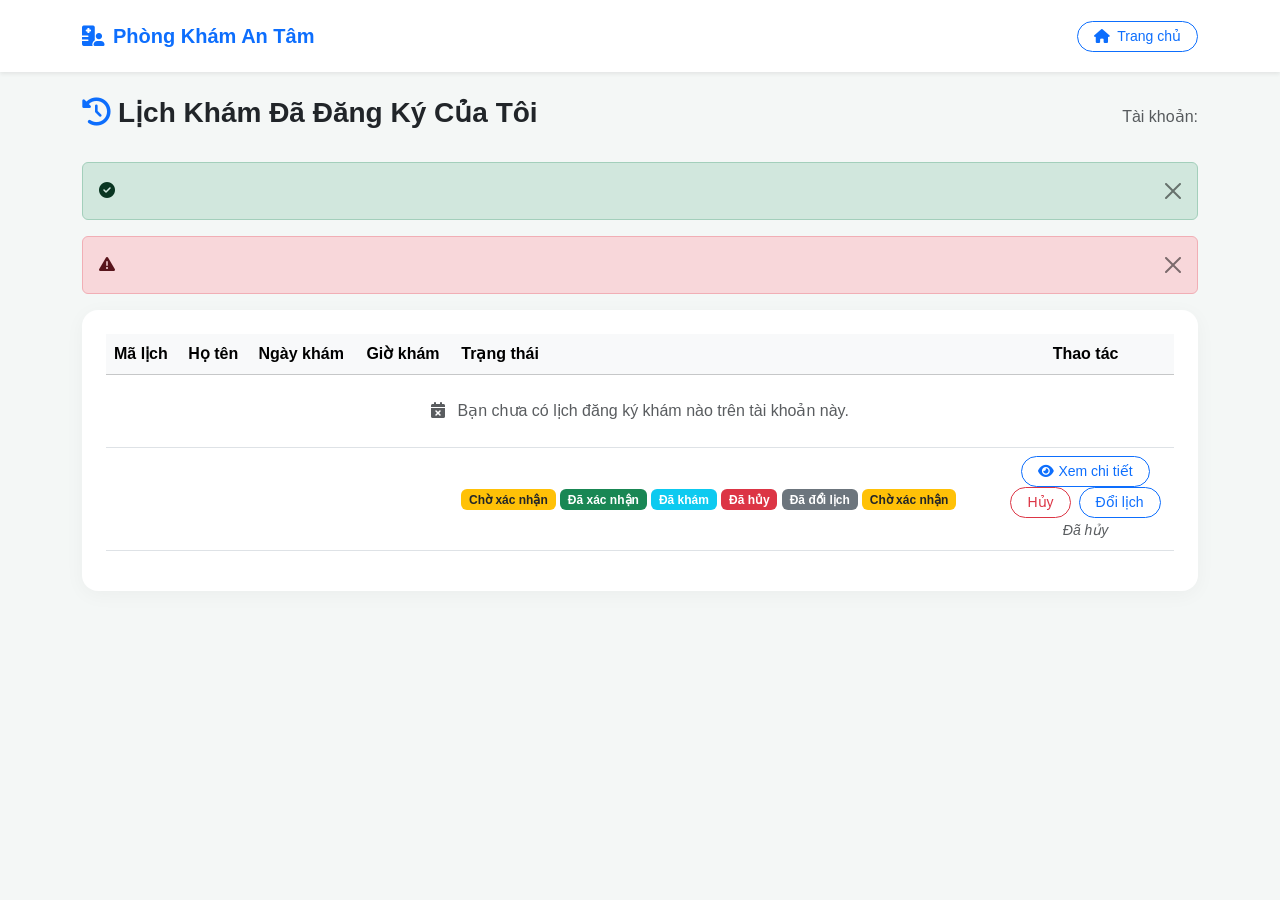
<file: src/main/resources/templates/lich_su_dang_ky.html>
<!DOCTYPE html>
<html lang="vi" xmlns:th="http://www.thymeleaf.org">
<head>
    <meta charset="UTF-8">
    <title>Lịch Sử Đăng Ký - Phòng Khám An Tâm</title>
    <link href="https://cdn.jsdelivr.net/npm/bootstrap@5.3.0/dist/css/bootstrap.min.css" rel="stylesheet">
    <link rel="stylesheet" href="https://cdnjs.cloudflare.com/ajax/libs/font-awesome/6.4.0/css/all.min.css">
    <style>
        body { background-color: #f4f7f6; font-family: 'Segoe UI', Tahoma, Geneva, Verdana, sans-serif; }
        .card-custom { border: none; border-radius: 16px; box-shadow: 0 4px 20px rgba(0, 0, 0, 0.04); background: #ffffff; }
    </style>
</head>
<body>

    <nav class="navbar navbar-expand-lg bg-white shadow-sm py-3 mb-4">
        <div class="container">
            <a class="navbar-brand fw-bold text-primary" href="/"><i class="fa-solid fa-hospital-user me-2"></i>Phòng Khám An Tâm</a>
            <a href="/" class="btn btn-outline-primary btn-sm rounded-pill px-3"><i class="fa-solid fa-house me-1"></i> Trang chủ</a>
        </div>
    </nav>

    <div class="container my-4">
        <div class="d-flex justify-content-between align-items-center mb-4">
            <h3 class="fw-bold text-dark"><i class="fa-solid fa-clock-rotate-left text-primary me-2"></i>Lịch Khám Đã Đăng Ký Của Tôi</h3>
            <span class="text-muted">Tài khoản: <strong class="text-primary" th:text="${userEmail}"></strong></span>
        </div>

        <!-- Thông báo thành công / lỗi -->
        <div th:if="${message}" class="alert alert-success alert-dismissible fade show" role="alert">
            <i class="fa-solid fa-circle-check me-2"></i><span th:text="${message}"></span>
            <button type="button" class="btn-close" data-bs-dismiss="alert" aria-label="Close"></button>
        </div>
        <div th:if="${error}" class="alert alert-danger alert-dismissible fade show" role="alert">
            <i class="fa-solid fa-triangle-exclamation me-2"></i><span th:text="${error}"></span>
            <button type="button" class="btn-close" data-bs-dismiss="alert" aria-label="Close"></button>
        </div>

        <!-- Danh sách lịch khám -->
        <div class="card card-custom p-4">
            <div class="table-responsive">
                <table class="table table-hover align-middle">
                    <thead class="table-light">
                        <tr>
                            <th>Mã lịch</th>
                            <th>Họ tên</th>
                            <th>Ngày khám</th>
                            <th>Giờ khám</th>
                            <th>Trạng thái</th>
                            <th class="text-center">Thao tác</th>
                        </tr>
                    </thead>
                    <tbody>
                        <tr th:if="${#lists.isEmpty(danhSachLich)}">
                            <td colspan="6" class="text-center text-muted py-4">
                                <i class="fa-solid fa-calendar-xmark me-2"></i> Bạn chưa có lịch đăng ký khám nào trên tài khoản này.
                            </td>
                        </tr>
<tr th:each="lich : ${danhSachLich}">
                            <td class="fw-bold" th:text="'#' + ${lich.id}"></td>
                            <td th:text="${lich.tenBenhNhan != null ? lich.tenBenhNhan : lich.hoTenBenhNhan}"></td>
                            <td th:text="${lich.ngayKham}"></td>
                            <td th:text="${lich.gioKham}"></td>
                            <td>
                                <span th:if="${lich.trangThai == 'CHO_XAC_NHAN'}" class="badge bg-warning text-dark">Chờ xác nhận</span>
                                <span th:if="${lich.trangThai == 'DA_XAC_NHAN'}" class="badge bg-success">Đã xác nhận</span>
                                <span th:if="${lich.trangThai == 'HOAN_THANH'}" class="badge bg-info">Đã khám</span>
                                <span th:if="${lich.trangThai == 'DA_HUY'}" class="badge bg-danger">Đã hủy</span>
                                <span th:if="${lich.trangThai == 'DA_DOI_LICH'}" class="badge bg-secondary">Đã đổi lịch</span>
                                <span th:if="${lich.trangThai == null}" class="badge bg-warning text-dark">Chờ xác nhận</span>
                            </td>
                            <td class="text-center">
<!-- Đã hoàn thành / đã khám => Xem chi tiết -->
<div th:if="${lich.trangThai == 'HOAN_THANH'}" class="d-flex justify-content-center gap-2">
                                    <button class="btn btn-outline-primary btn-sm rounded-pill px-3"
                                            th:data-id="${lich.id}"
                                            th:data-bac-si="${lich.tenBacSi}"
                                            th:data-chan-doan="${lich.chanDoan}"
                                            th:data-don-thuoc="${lich.donThuoc}"
                                            th:data-ngay-tai-kham="${lich.ngayTaiKham}"
                                            th:data-ngay-kham="${lich.ngayKham}"
                                            th:data-gio-kham="${lich.gioKham}"
                                            onclick="openDetailModal(this)">
                                        <i class="fa-solid fa-eye me-1"></i>Xem chi tiết
                                    </button>
                                </div>
                                <!-- Các trạng thái khác (chưa hủy) => Hủy / Đổi lịch -->
                                <div th:if="${lich.trangThai != 'DA_HUY' && lich.trangThai != 'HOAN_THANH'}" class="d-flex justify-content-center gap-2">
                                    <button class="btn btn-outline-danger btn-sm rounded-pill px-3" th:onclick="'openCancelModal(' + ${lich.id} + ')'">Hủy</button>
                                    <button class="btn btn-outline-primary btn-sm rounded-pill px-3" th:onclick="'openEditModal(' + ${lich.id} + ')'">Đổi lịch</button>
                                </div>
                                <span th:if="${lich.trangThai == 'DA_HUY'}" class="text-muted small fst-italic">Đã hủy</span>
                            </td>
                        </tr>
                    </tbody>
                </table>
            </div>
        </div>
    </div>

    <!-- Modal Hủy lịch -->
    <div class="modal fade" id="cancelModal" tabindex="-1" aria-hidden="true">
        <div class="modal-dialog">
            <form class="modal-content" th:action="@{/huy-lich}" method="post">
                <div class="modal-header">
                    <h5 class="modal-title">Xác nhận hủy lịch khám</h5>
                    <button type="button" class="btn-close" data-bs-dismiss="modal" aria-label="Close"></button>
                </div>
                <div class="modal-body">
                    <input type="hidden" name="id" id="cancelId">
                    <p class="mb-0">Bạn có chắc chắn muốn hủy lịch khám này không?</p>
                </div>
                <div class="modal-footer">
                    <button type="button" class="btn btn-secondary rounded-pill px-4" data-bs-dismiss="modal">Đóng</button>
                    <button type="submit" class="btn btn-danger rounded-pill px-4">Xác nhận hủy</button>
                </div>
            </form>
        </div>
    </div>

<!-- Modal Xem chi tiết đã khám -->
    <div class="modal fade" id="detailModal" tabindex="-1" aria-hidden="true">
        <div class="modal-dialog modal-lg">
            <div class="modal-content">
                <div class="modal-header">
                    <h5 class="modal-title"><i class="fa-solid fa-file-medical text-primary me-2"></i>Kết Quả Khám Bệnh</h5>
                    <button type="button" class="btn-close" data-bs-dismiss="modal" aria-label="Close"></button>
                </div>
                <div class="modal-body" id="detailModalBody">
                    <!-- Dữ liệu qua JS -->
                </div>
                <div class="modal-footer">
                    <button type="button" class="btn btn-secondary rounded-pill px-4" data-bs-dismiss="modal">Đóng</button>
                </div>
            </div>
        </div>
    </div>

    <!-- Modal Đổi lịch -->
    <div class="modal fade" id="editModal" tabindex="-1" aria-hidden="true">
        <div class="modal-dialog">
            <form class="modal-content" th:action="@{/doi-lich}" method="post">
                <div class="modal-header">
                    <h5 class="modal-title">Thay đổi lịch khám</h5>
                    <button type="button" class="btn-close" data-bs-dismiss="modal" aria-label="Close"></button>
                </div>
                <div class="modal-body">
                    <input type="hidden" name="id" id="editId">
                    <div class="mb-3">
                        <label class="form-label">Ngày khám mới:</label>
                        <input type="date" class="form-control" name="ngayKhamMoi" required>
                    </div>
                    <div class="mb-3">
                        <label class="form-label">Khung giờ khám:</label>
                        <select class="form-select" name="gioKhamMoi" required>
                            <option value="" disabled selected>-- Chọn khung giờ --</option>
                            <option value="07:30 - 08:30">07:30 - 08:30</option>
                            <option value="08:30 - 09:30">08:30 - 09:30</option>
                            <option value="09:30 - 10:30">09:30 - 10:30</option>
                            <option value="10:30 - 11:30">10:30 - 11:30</option>
                            <option value="13:30 - 14:30">13:30 - 14:30</option>
                            <option value="14:30 - 15:30">14:30 - 15:30</option>
                            <option value="15:30 - 16:30">15:30 - 16:30</option>
                            <option value="16:30 - 17:30">16:30 - 17:30</option>
                        </select>
                    </div>
                    <div class="mb-3">
                        <label class="form-label">Lý do đổi:</label>
                        <textarea class="form-control" name="lyDoDoi" rows="2" placeholder="Nhập lý do đổi lịch..."></textarea>
                    </div>
                </div>
                <div class="modal-footer">
                    <button type="button" class="btn btn-secondary rounded-pill px-4" data-bs-dismiss="modal">Đóng</button>
                    <button type="submit" class="btn btn-primary rounded-pill px-4">Lưu thay đổi</button>
                </div>
            </form>
        </div>
    </div>

    <!-- Thư viện Bootstrap JS và Script điều khiển Modal -->
    <script src="https://cdn.jsdelivr.net/npm/bootstrap@5.3.0/dist/js/bootstrap.bundle.min.js"></script>
<script>
        function openCancelModal(id) {
            document.getElementById('cancelId').value = id;
            var cancelModal = new bootstrap.Modal(document.getElementById('cancelModal'));
            cancelModal.show();
        }

        function openEditModal(id) {
            document.getElementById('editId').value = id;
            var editModal = new bootstrap.Modal(document.getElementById('editModal'));
            editModal.show();
        }

        function openDetailModal(btn) {
            var id = btn.getAttribute('data-id');
            var bacSi = btn.getAttribute('data-bac-si') || 'N/A';
            var chanDoan = btn.getAttribute('data-chan-doan') || 'Chưa cập nhật';
            var donThuoc = btn.getAttribute('data-don-thuoc') || 'Chưa kê đơn';
            var ngayTaiKham = btn.getAttribute('data-ngay-tai-kham') || 'Không có';
            var ngayKham = btn.getAttribute('data-ngay-kham') || 'N/A';
            var gioKham = btn.getAttribute('data-gio-kham') || 'N/A';

            var body = document.getElementById('detailModalBody');
            body.innerHTML = `
                <div class="alert alert-info border-0 d-flex align-items-center mb-3" style="background-color: #e7f3ff; color: #0c5460;">
                    <i class="fa-solid fa-circle-check fs-4 me-3"></i>
                    <div>
                        <strong class="d-block">Lịch khám #` + id + ` đã được hoàn thành</strong>
                        <small>Kết quả khám và đơn thuốc của bác sĩ.</small>
                    </div>
                </div>
                <div class="card bg-light border-0 p-3 mb-3 rounded-3">
                    <div class="row g-2">
                        <div class="col-md-6"><b>Bác sĩ:</b> ` + bacSi + `</div>
                        <div class="col-md-6"><b>Ngày khám:</b> ` + ngayKham + ` (` + gioKham + `)</div>
                    </div>
                </div>
                <div class="p-3 border rounded-3 mb-3">
                    <h6 class="fw-bold text-danger mb-1"><i class="fa-solid fa-stethoscope me-1"></i>Chẩn đoán bệnh:</h6>
                    <p class="mb-0 text-dark fw-semibold">` + chanDoan + `</p>
                </div>
                <div class="p-3 border rounded-3 mb-3 bg-light">
                    <h6 class="fw-bold text-success mb-2"><i class="fa-solid fa-pills me-1"></i>Đơn thuốc đã kê:</h6>
                    <div style="white-space: pre-line;">` + donThuoc + `</div>
                </div>
                <div class="p-2 bg-warning bg-opacity-10 text-dark rounded-3">
                    <b>Lịch tái khám:</b> ` + ngayTaiKham + `
                </div>
            `;

            var detailModal = new bootstrap.Modal(document.getElementById('detailModal'));
            detailModal.show();
        }
    </script>
</body>
</html>
</file>
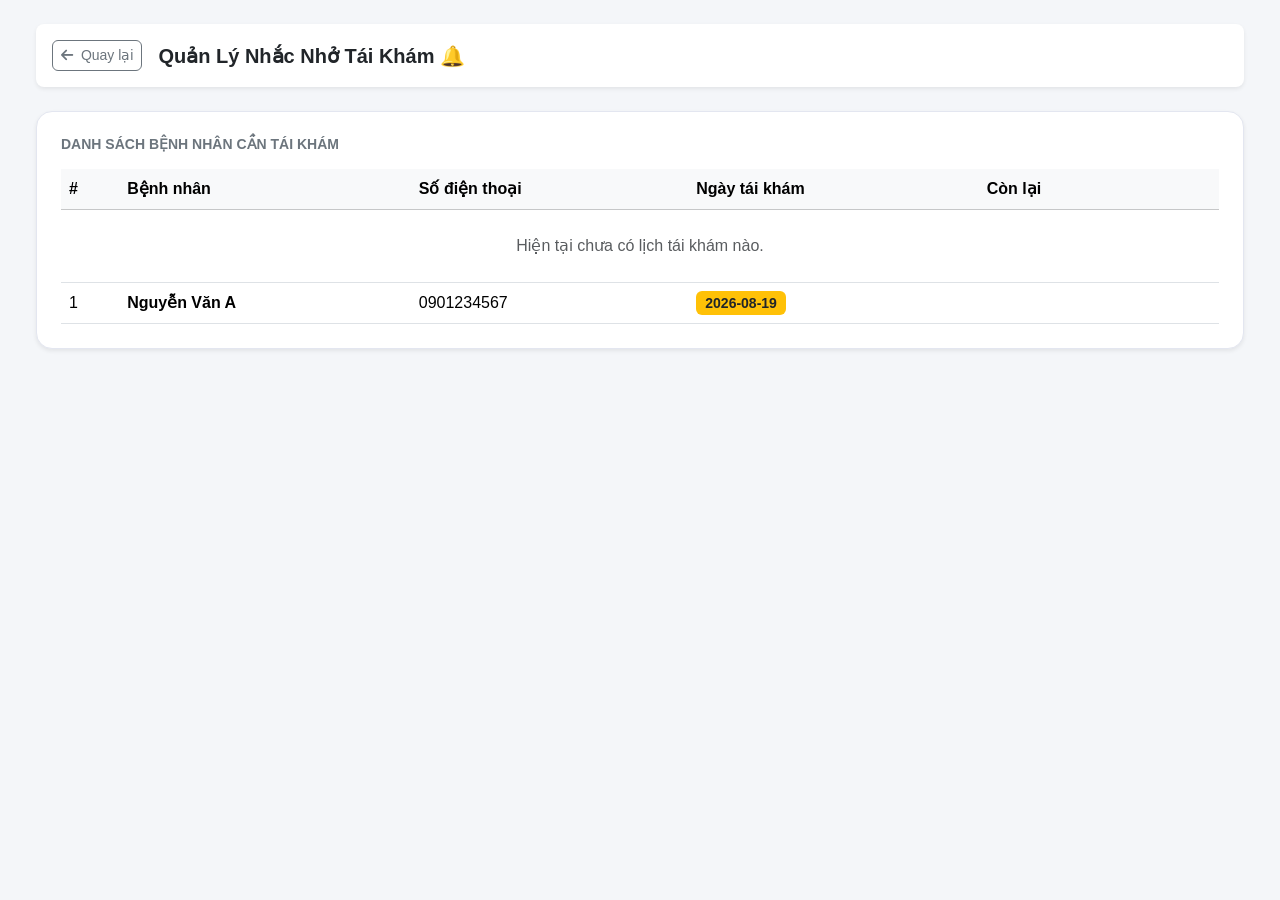
<file: src/main/resources/templates/nhac_nho.html>
<!DOCTYPE html>
<html xmlns:th="http://www.thymeleaf.org" lang="vi">
<head>
    <meta charset="UTF-8">
    <meta name="viewport" content="width=device-width, initial-scale=1.0">
    <title>Nhắc Nhở Lịch Tái Khám</title>
    <link href="https://cdn.jsdelivr.net/npm/bootstrap@5.3.2/dist/css/bootstrap.min.css" rel="stylesheet">
    <link rel="stylesheet" href="https://cdnjs.cloudflare.com/ajax/libs/font-awesome/6.4.2/css/all.min.css">
    <style>
        body { background-color: #f4f6f9; font-family: 'Segoe UI', Tahoma, Geneva, Verdana, sans-serif; }
        .custom-card { background: #fff; border-radius: 16px; border: 1px solid #e3e6f0; }
        .fs-7 { font-size: 0.875rem; }
    </style>
</head>
<body class="p-4">

    <div class="container-fluid">
        <!-- HEADER -->
        <div class="d-flex justify-content-between align-items-center mb-4 bg-white p-3 rounded-3 shadow-sm">
            <div class="d-flex align-items-center gap-3">
                <a th:href="@{/bac_si}" class="btn btn-outline-secondary btn-sm rounded-2">
                    <i class="fa-solid fa-arrow-left me-1"></i> Quay lại
                </a>
                <h5 class="fw-bold text-dark mb-0">Quản Lý Nhắc Nhở Tái Khám 🔔</h5>
            </div>
        </div>

        <!-- BẢNG DANH SÁCH TÁI KHÁM -->
        <div class="custom-card p-4 shadow-sm">
            <h6 class="fw-bold text-uppercase text-secondary mb-3 fs-7">Danh sách bệnh nhân cần tái khám</h6>
            
<div class="table-responsive">
                <table class="table table-hover align-middle mb-0">
                    <thead class="table-light">
                        <tr>
                            <th>#</th>
                            <th>Bệnh nhân</th>
                            <th>Số điện thoại</th>
                            <th>Ngày tái khám</th>
                            <th>Còn lại</th>
                        </tr>
                    </thead>
                    <tbody>
                        <!-- Nếu không có dữ liệu -->
                        <tr th:if="${reminders == null || #lists.isEmpty(reminders)}">
                            <td colspan="5" class="text-center text-muted py-4">Hiện tại chưa có lịch tái khám nào.</td>
                        </tr>

                        <!-- Vòng lặp hiển thị danh sách tái khám -->
                        <tr th:each="item, stat : ${reminders}">
                            <td th:text="${stat.count}">1</td>
                            <td><span class="fw-bold" th:text="${item.hoTenBenhNhan}">Nguyễn Văn A</span></td>
                            <td th:text="${item.soDienThoai}">0901234567</td>
<td>
                                <span class="badge bg-warning text-dark fs-7"
                                      th:text="${item.ngayTaiKham != null ? item.ngayTaiKham : '-'}">
                                    2026-08-19
                                </span>
                            </td>
                            <td>
                                <span class="badge"
                                      th:classappend="${item.soNgayConLai > 3 ? ' bg-info text-dark' :
                                       item.soNgayConLai > 0 ? ' bg-warning text-dark' :
                                       item.soNgayConLai == 0 ? ' bg-danger text-white' :
                                       ' bg-secondary text-white'}"
                                      th:text="${item.soNgayConLai > 0 ?
                                       'Còn ' + item.soNgayConLai + ' ngày' :
                                       item.soNgayConLai == 0 ?
                                       'Hôm nay' :
                                       'Đã quá lịch'}">
                                    Còn 10 ngày
                                </span>
                            </td>
                        </tr>
                    </tbody>
                </table>
            </div>
        </div>
    </div>
</body>
</html>
</file>
